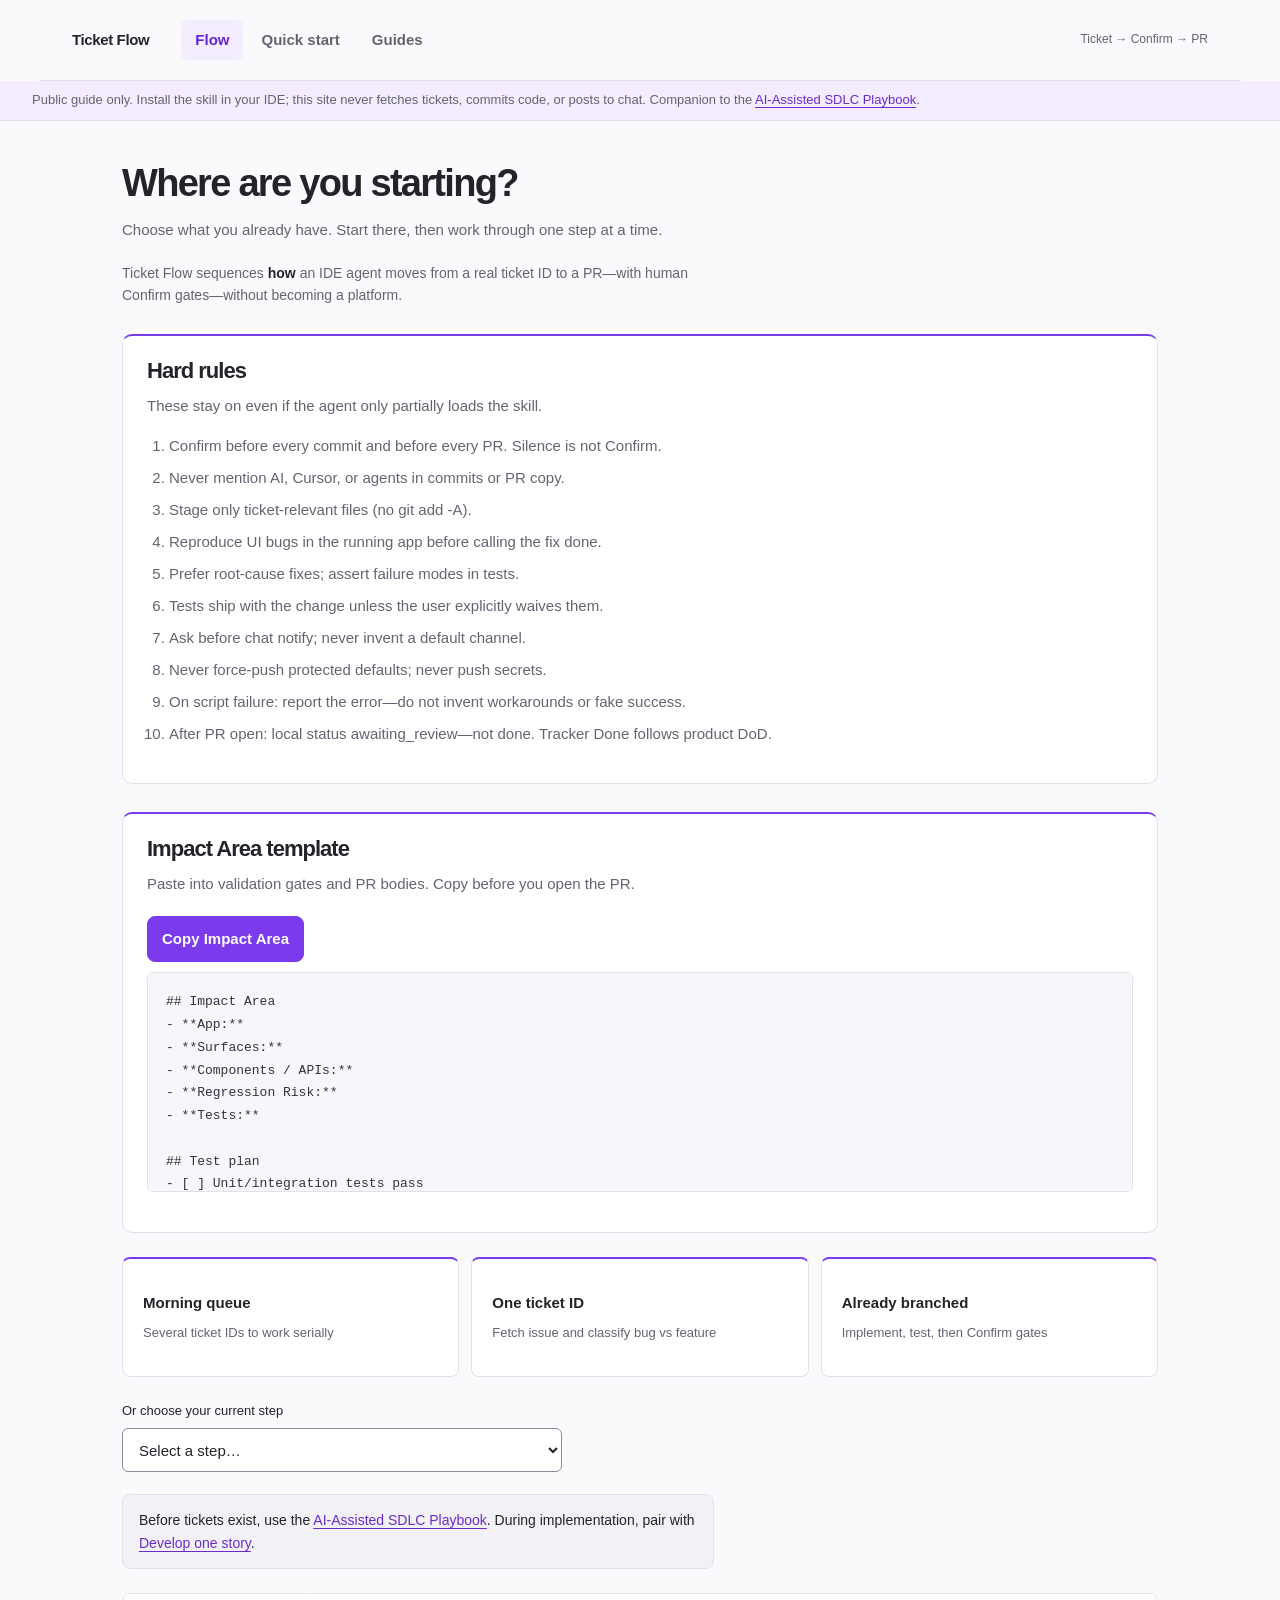
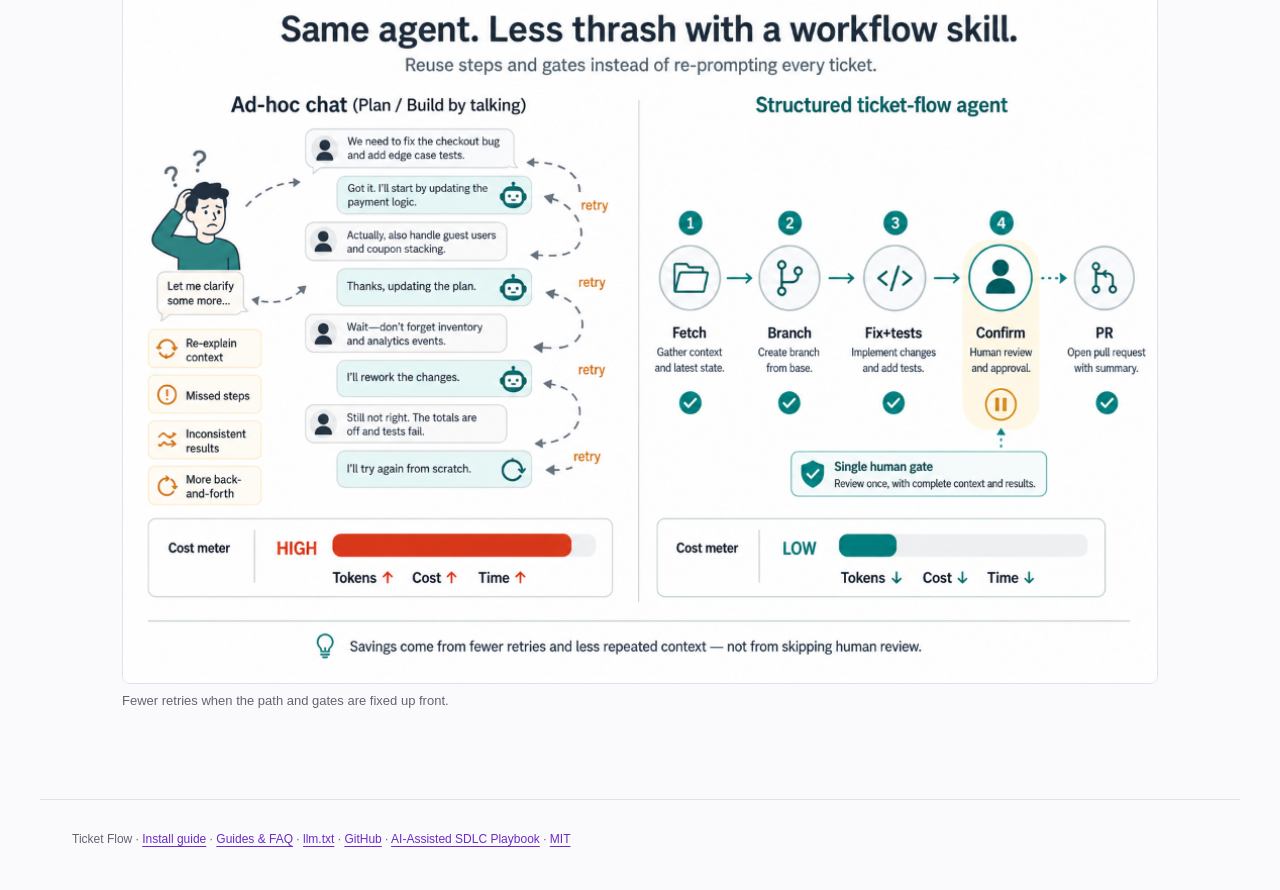
<file: index.html>
<!doctype html>
<html lang="en">
<head>
<meta charset="utf-8">
<meta name="viewport" content="width=device-width,initial-scale=1">
<title>Ticket Flow | Ticket ID → merged change with human gates</title>
<meta name="description" content="Ticket Flow is a free public IDE agent checklist from ticket ID to PR: fetch issue, branch, implement with tests, Confirm before commit and before PR, then ask before chat. Companion to the AI-Assisted SDLC Playbook.">
<meta name="keywords" content="Ticket Flow, Cursor agent workflow, ticket to PR, human confirmation gates, IDE agent checklist, AI-assisted SDLC companion, Impact Area handoff, Confirm before commit">
<meta name="author" content="Ticket Flow contributors">
<meta name="robots" content="index,follow,max-snippet:-1,max-image-preview:large">
<link rel="canonical" href="https://smg99.github.io/ticket-flow/">
<link rel="alternate" type="text/plain" href="https://smg99.github.io/ticket-flow/llm.txt" title="LLM context">
<link rel="alternate" type="text/plain" href="https://smg99.github.io/ticket-flow/llms.txt" title="llms.txt">
<link rel="alternate" type="text/plain" href="https://smg99.github.io/ticket-flow/llms-full.txt" title="llms-full.txt">
<meta property="og:type" content="website">
<meta property="og:site_name" content="Ticket Flow">
<meta property="og:title" content="Ticket Flow | Ticket ID → merged change with human gates">
<meta property="og:description" content="Repeatable IDE agent checklist from ticket ID to PR: Confirm gates, path-scoped staging, tests required, ask before chat.">
<meta property="og:url" content="https://smg99.github.io/ticket-flow/">
<meta property="og:image" content="https://smg99.github.io/ticket-flow/assets/og-cover.png">
<meta property="og:image:width" content="1200">
<meta property="og:image:height" content="630">
<meta name="twitter:card" content="summary_large_image">
<meta name="twitter:title" content="Ticket Flow">
<meta name="twitter:description" content="Ticket ID → branch → implement → tests → Confirm → PR. Companion to the AI-Assisted SDLC Playbook.">
<meta name="twitter:image" content="https://smg99.github.io/ticket-flow/assets/og-cover.png">
<link rel="stylesheet" href="assets/styles.css?v=tf2">
<script type="application/ld+json">
{
  "@context": "https://schema.org",
  "@graph": [
    {
      "@type": "WebSite",
      "@id": "https://smg99.github.io/ticket-flow/#website",
      "name": "Ticket Flow",
      "alternateName": ["Ticket Flow Agent", "ticket-flow"],
      "url": "https://smg99.github.io/ticket-flow/",
      "description": "Free public IDE agent checklist from ticket ID to pull request with human Confirm gates. Companion to the AI-Assisted SDLC Playbook.",
      "inLanguage": "en"
    },
    {
      "@type": "SoftwareApplication",
      "name": "Ticket Flow",
      "applicationCategory": "DeveloperApplication",
      "operatingSystem": "Any",
      "offers": { "@type": "Offer", "price": "0", "priceCurrency": "USD" },
      "url": "https://smg99.github.io/ticket-flow/",
      "description": "Cursor skill, rules, and thin scripts that sequence ticket work with Confirm gates before commit and PR."
    },
    {
      "@type": "HowTo",
      "name": "Run Ticket Flow from ticket ID to PR",
      "description": "Fetch the issue, branch, implement with tests, Confirm before commit and before PR, optionally notify chat.",
      "step": [
        { "@type": "HowToStep", "name": "Queue", "text": "Record the ticket on a local progress board." },
        { "@type": "HowToStep", "name": "Fetch issue", "text": "Load real ticket content from your tracker; never invent descriptions." },
        { "@type": "HowToStep", "name": "Branch", "text": "Create bugfix/ID or feature/ID from latest main." },
        { "@type": "HowToStep", "name": "Implement and test", "text": "Change code with tests; reproduce UI bugs in the app." },
        { "@type": "HowToStep", "name": "Confirm commit", "text": "Present Impact Area; wait for explicit Confirm before commit." },
        { "@type": "HowToStep", "name": "Confirm PR", "text": "Present PR title and body; wait for explicit Confirm before push/PR." },
        { "@type": "HowToStep", "name": "Ask before chat", "text": "Ask Yes/No and channel before any chat notify." }
      ]
    },
    {
      "@type": "FAQPage",
      "mainEntity": [
        {
          "@type": "Question",
          "name": "What is Ticket Flow?",
          "acceptedAnswer": {
            "@type": "Answer",
            "text": "Ticket Flow is a thin orchestration layer—Cursor skill, always-applied rules, and thin script wrappers—that sequences how an IDE agent moves from a real ticket ID to a merged change with human Confirm gates before commit and before pull request. It is not a SaaS product."
          }
        },
        {
          "@type": "Question",
          "name": "How does Ticket Flow relate to the AI-Assisted SDLC Playbook?",
          "acceptedAnswer": {
            "@type": "Answer",
            "text": "The playbook covers vague requirements through release prompts and gates. Ticket Flow starts after a real ticket exists and sequences IDE agent work for Develop one story: fetch, branch, implement, test, Confirm, commit, Confirm, PR, ask before chat."
          }
        },
        {
          "@type": "Question",
          "name": "Does this site run my agent or create PRs?",
          "acceptedAnswer": {
            "@type": "Answer",
            "text": "No. This site only displays guidance and copyable prompts. Install the skill/rules in your workspace and run scripts locally against your repos after explicit human Confirm."
          }
        },
        {
          "@type": "Question",
          "name": "Why are there two Confirm gates?",
          "acceptedAnswer": {
            "@type": "Answer",
            "text": "One gate before commit shows the diff summary and Impact Area. A second gate before push/PR shows the proposed title and body. Silence never counts as Confirm."
          }
        },
        {
          "@type": "Question",
          "name": "What is an Impact Area in Ticket Flow?",
          "acceptedAnswer": {
            "@type": "Answer",
            "text": "Impact Area is a pasteable handoff block listing App, Surfaces, Components or APIs, Regression Risk, and Tests. It appears at validation gates and in pull request descriptions."
          }
        },
        {
          "@type": "Question",
          "name": "Can Ticket Flow invent ticket descriptions if the tracker is not configured?",
          "acceptedAnswer": {
            "@type": "Answer",
            "text": "No. issue-get.sh must exit with an error until wired to your tracker CLI. Agents must not invent ticket content."
          }
        }
      ]
    }
  ]
}
</script>
</head>
<body>
<a class="skip" href="#main">Skip to content</a>
<header>
  <a class="brand" href="#library">Ticket Flow</a>
  <nav aria-label="Main navigation">
    <a href="#library">Flow</a>
    <a href="#start">Quick start</a>
    <a href="#guides">Guides</a>
  </nav>
  <span class="header-note">Ticket → Confirm → PR</span>
</header>
<p class="site-boundary" role="note">
  Public guide only. Install the skill in your IDE; this site never fetches tickets, commits code, or posts to chat.
  Companion to the <a href="https://smg99.github.io/engineering-ai-playbook/">AI-Assisted SDLC Playbook</a>.
</p>
<main id="main">

<section id="start" class="section" aria-labelledby="start-title" hidden>
  <h1 id="start-title">Quick start</h1>
  <p>Thirty minutes to wire Ticket Flow into a team. Prefer the <a href="#library">Flow</a> view once you know the steps.</p>
  <nav id="lesson-nav" aria-label="Setup steps"></nav>
  <p id="lesson-status" class="helper" role="status"></p>

  <article class="lesson-step" id="setup-copy">
    <h3>1. Copy skill and rules</h3>
    <div>
      <p>Copy <code>.cursor/skills/ticket-flow/</code> and <code>.cursor/rules/*.mdc</code> into your product repo’s <code>.cursor/</code> directory (or open this repo as a multi-root workspace).</p>
      <ul>
        <li><strong>Skill</strong> — the checklist the agent follows.</li>
        <li><strong>ticket-flow.mdc</strong> — routes trigger phrases to the skill.</li>
        <li><strong>ticket-handoff.mdc</strong> — Impact Area + tests on handoff/PR.</li>
      </ul>
      <p><strong>Next:</strong> wire the thin script wrappers to your CLIs.</p>
    </div>
  </article>

  <article class="lesson-step" id="setup-scripts" hidden>
    <h3>2. Configure scripts</h3>
    <div>
      <p>Edit wrappers under <code>scripts/</code> so they call your tools. Unconfigured scripts <strong>exit with an error</strong> — they never invent ticket text or claim a chat send succeeded.</p>
      <ul>
        <li><code>issue-get.sh</code> → Jira / Linear / <code>gh issue view</code></li>
        <li><code>git-branch.sh</code>, <code>git-commit.sh</code>, <code>git-push.sh</code>, <code>git-pr.sh</code></li>
        <li><code>notify-chat.sh</code> → webhook or chat CLI (channel required)</li>
      </ul>
      <p><strong>Next:</strong> initialize a private progress board.</p>
    </div>
  </article>

  <article class="lesson-step" id="setup-progress" hidden>
    <h3>3. Progress board</h3>
    <div>
      <p>Copy <code>docs/progress-template.md</code> to <code>.local/progress.md</code> (gitignored). Use it for morning multi-ticket queues.</p>
      <p><strong>Next:</strong> try a phrase that loads the skill.</p>
    </div>
  </article>

  <article class="lesson-step" id="setup-run" hidden>
    <h3>4. Run a ticket</h3>
    <div>
      <p>In Cursor chat, say something like:</p>
      <pre class="prompt">work on ticket PROJ-123</pre>
      <p>or <code>fix bug PROJ-123</code> / <code>process morning queue</code>. Expect Confirm gates before commit and before PR.</p>
      <p>Vague requirements first? Use the <a href="https://smg99.github.io/engineering-ai-playbook/#guide-review-md">playbook review-markdown</a> before tickets exist, then return here for <a href="https://smg99.github.io/engineering-ai-playbook/#stage/develop">Develop one story</a>.</p>
    </div>
  </article>

  <div class="lesson-controls">
    <button type="button" id="previous-step">Previous</button>
    <button type="button" class="primary" id="next-step">Next step</button>
  </div>
</section>

<section id="library" class="section" aria-labelledby="library-title">
  <div class="flow-heading">
    <div>
      <h1 id="library-title" tabindex="-1">Where are you starting?</h1>
      <p id="flow-intro">Choose what you already have. Start there, then work through one step at a time.</p>
      <p class="seo-lead">Ticket Flow sequences <strong>how</strong> an IDE agent moves from a real ticket ID to a PR—with human Confirm gates—without becoming a platform.</p>
    </div>
    <button type="button" id="change-entry" hidden>Change starting point</button>
  </div>

  <div class="review-md-home" id="hard-rules-home">
    <h2>Hard rules</h2>
    <p>These stay on even if the agent only partially loads the skill.</p>
    <ol id="hard-rules-list"></ol>
  </div>

  <div class="review-md-home">
    <h2>Impact Area template</h2>
    <p>Paste into validation gates and PR bodies. Copy before you open the PR.</p>
    <div class="prompt-bar">
      <button type="button" class="copy" data-copy-source="impact-area-text">Copy Impact Area</button>
    </div>
    <pre class="prompt" id="impact-area-text"></pre>
  </div>

  <div id="entry-choices" class="entry-choices">
    <button type="button" data-entry="0"><strong>Morning queue</strong><span>Several ticket IDs to work serially</span></button>
    <button type="button" data-entry="1"><strong>One ticket ID</strong><span>Fetch issue and classify bug vs feature</span></button>
    <button type="button" data-entry="3"><strong>Already branched</strong><span>Implement, test, then Confirm gates</span></button>
  </div>

  <div id="stage-picker">
    <label for="stage-select">Or choose your current step</label>
    <select id="stage-select"><option value="">Select a step…</option></select>
  </div>

  <div id="stage-workspace" class="stage-workspace" hidden>
    <nav id="stage-list" aria-label="Ticket Flow steps"></nav>
    <div id="stage-detail"></div>
  </div>

  <p class="bridge">
    Before tickets exist, use the
    <a href="https://smg99.github.io/engineering-ai-playbook/">AI-Assisted SDLC Playbook</a>.
    During implementation, pair with
    <a href="https://smg99.github.io/engineering-ai-playbook/#stage/develop">Develop one story</a>.
  </p>

  <figure class="flow-boundary">
    <img src="docs/assets/agent-chat-vs-ticket-flow-cost.png" alt="Ad-hoc agent chat versus Ticket Flow cost comparison" width="1200" height="auto" loading="lazy" style="max-width:100%;height:auto;border-radius:8px;border:1px solid var(--line)">
    <figcaption class="helper">Fewer retries when the path and gates are fixed up front.</figcaption>
  </figure>
</section>

<section id="guides" class="section" aria-labelledby="guides-title" hidden>
  <h1 id="guides-title">Guides</h1>
  <p>Team setup, boundaries, and how this fits the SDLC playbook. Markdown sources also live in the repository.</p>

  <details id="guide-install" open>
    <summary>Install into a product repo</summary>
    <div>
      <p>Ticket Flow is meant to be copied or multi-rooted into the apps you change—not run as a SaaS.</p>
      <ol>
        <li>Copy <code>.cursor/skills/</code> and <code>.cursor/rules/</code> into the app (or keep this repo in a multi-root workspace).</li>
        <li>Point or copy <code>scripts/</code> where the agent can execute them; configure tracker and chat CLIs.</li>
        <li>Keep product standards in each app’s own rules; Ticket Flow only sequences ticket → PR.</li>
      </ol>
      <p>Source repo: <a href="https://github.com/smg99/ticket-flow">github.com/smg99/ticket-flow</a></p>
    </div>
  </details>

  <details id="guide-playbook">
    <summary>Companion to the AI-Assisted SDLC Playbook</summary>
    <div>
      <p>The playbook owns stage prompts from vague requirements through release. Ticket Flow owns the IDE checklist once a <strong>real ticket ID</strong> exists.</p>
      <ul>
        <li><a href="https://smg99.github.io/engineering-ai-playbook/#guide-review-md">Review markdown before tickets</a></li>
        <li><a href="https://smg99.github.io/engineering-ai-playbook/#stage/develop">Develop one story</a> — use Ticket Flow phrases here</li>
      </ul>
    </div>
  </details>

  <details id="guide-scripts">
    <summary>Script wrappers and failures</summary>
    <div>
      <p>Wrappers forward to existing CLIs. They must not reimplement tracker or chat business logic.</p>
      <ul>
        <li>Unconfigured <code>issue-get.sh</code> / <code>notify-chat.sh</code> exit non-zero with instructions.</li>
        <li><code>git-branch.sh</code> refuses a dirty tree and reuses an existing ticket branch if present.</li>
        <li><code>git-push.sh</code> blocks direct push to <code>main</code>/<code>master</code>.</li>
        <li><code>git-pr.sh</code> seeds an Impact Area body (or accepts a body file).</li>
      </ul>
      <p>On failure: report the error envelope, offer recovery, do not invent success.</p>
    </div>
  </details>

  <details id="guide-security">
    <summary>What not to put in this repo</summary>
    <div>
      <p>This repository and site are public. Keep real tickets, code, credentials, and proprietary designs in approved private systems. Use synthetic examples only.</p>
    </div>
  </details>

  <div id="glossary">
    <h2>Glossary</h2>
    <dl class="glossary" id="glossary-dl"></dl>
  </div>

  <div id="faq">
    <h2>FAQ</h2>
    <details>
      <summary>What is Ticket Flow?</summary>
      <div><p>A thin orchestration layer—Cursor skill, always-applied rules, and thin script wrappers—that sequences ticket ID → merged change with human Confirm gates before commit and before PR. Not a SaaS product or ticket platform.</p></div>
    </details>
    <details>
      <summary>How does it relate to the AI-Assisted SDLC Playbook?</summary>
      <div><p>The playbook owns stage prompts from vague requirements through release. Ticket Flow owns the IDE checklist once a <strong>real ticket ID</strong> exists—especially during <a href="https://smg99.github.io/engineering-ai-playbook/#stage/develop">Develop one story</a>.</p></div>
    </details>
    <details>
      <summary>Does this site create PRs?</summary>
      <div><p>No. It only displays guidance and copyable prompts. PRs happen in your local clone via configured scripts and your code host after explicit Confirm.</p></div>
    </details>
    <details>
      <summary>Why two Confirm gates?</summary>
      <div><p>One before commit (diff + Impact Area) and one before push/PR (title + body). Silence never counts as Confirm.</p></div>
    </details>
    <details>
      <summary>What is an Impact Area?</summary>
      <div><p>A pasteable handoff block: App, Surfaces, Components/APIs, Regression Risk, and Tests—used at validation and in PR descriptions.</p></div>
    </details>
    <details>
      <summary>What if issue-get is not configured?</summary>
      <div><p>The script must fail with setup instructions. Do not invent ticket descriptions; wire your tracker CLI and re-run.</p></div>
    </details>
    <p class="helper">Also available as a crawlable page: <a href="guides/">guides/</a> · Agents: <a href="llm.txt">llm.txt</a> · <a href="llms-full.txt">llms-full.txt</a></p>
  </div>
</section>

</main>
<p id="copy-status" class="sr-only" role="status" aria-live="polite"></p>
<footer>
  <p>
    Ticket Flow ·
    <a href="start/">Install guide</a> ·
    <a href="guides/">Guides &amp; FAQ</a> ·
    <a href="llm.txt">llm.txt</a> ·
    <a href="https://github.com/smg99/ticket-flow">GitHub</a> ·
    <a href="https://smg99.github.io/engineering-ai-playbook/">AI-Assisted SDLC Playbook</a> ·
    <a href="LICENSE">MIT</a>
  </p>
</footer>
<script src="assets/flow-data.js?v=tf2"></script>
<script src="assets/app.js?v=tf2"></script>
</body>
</html>
</file>
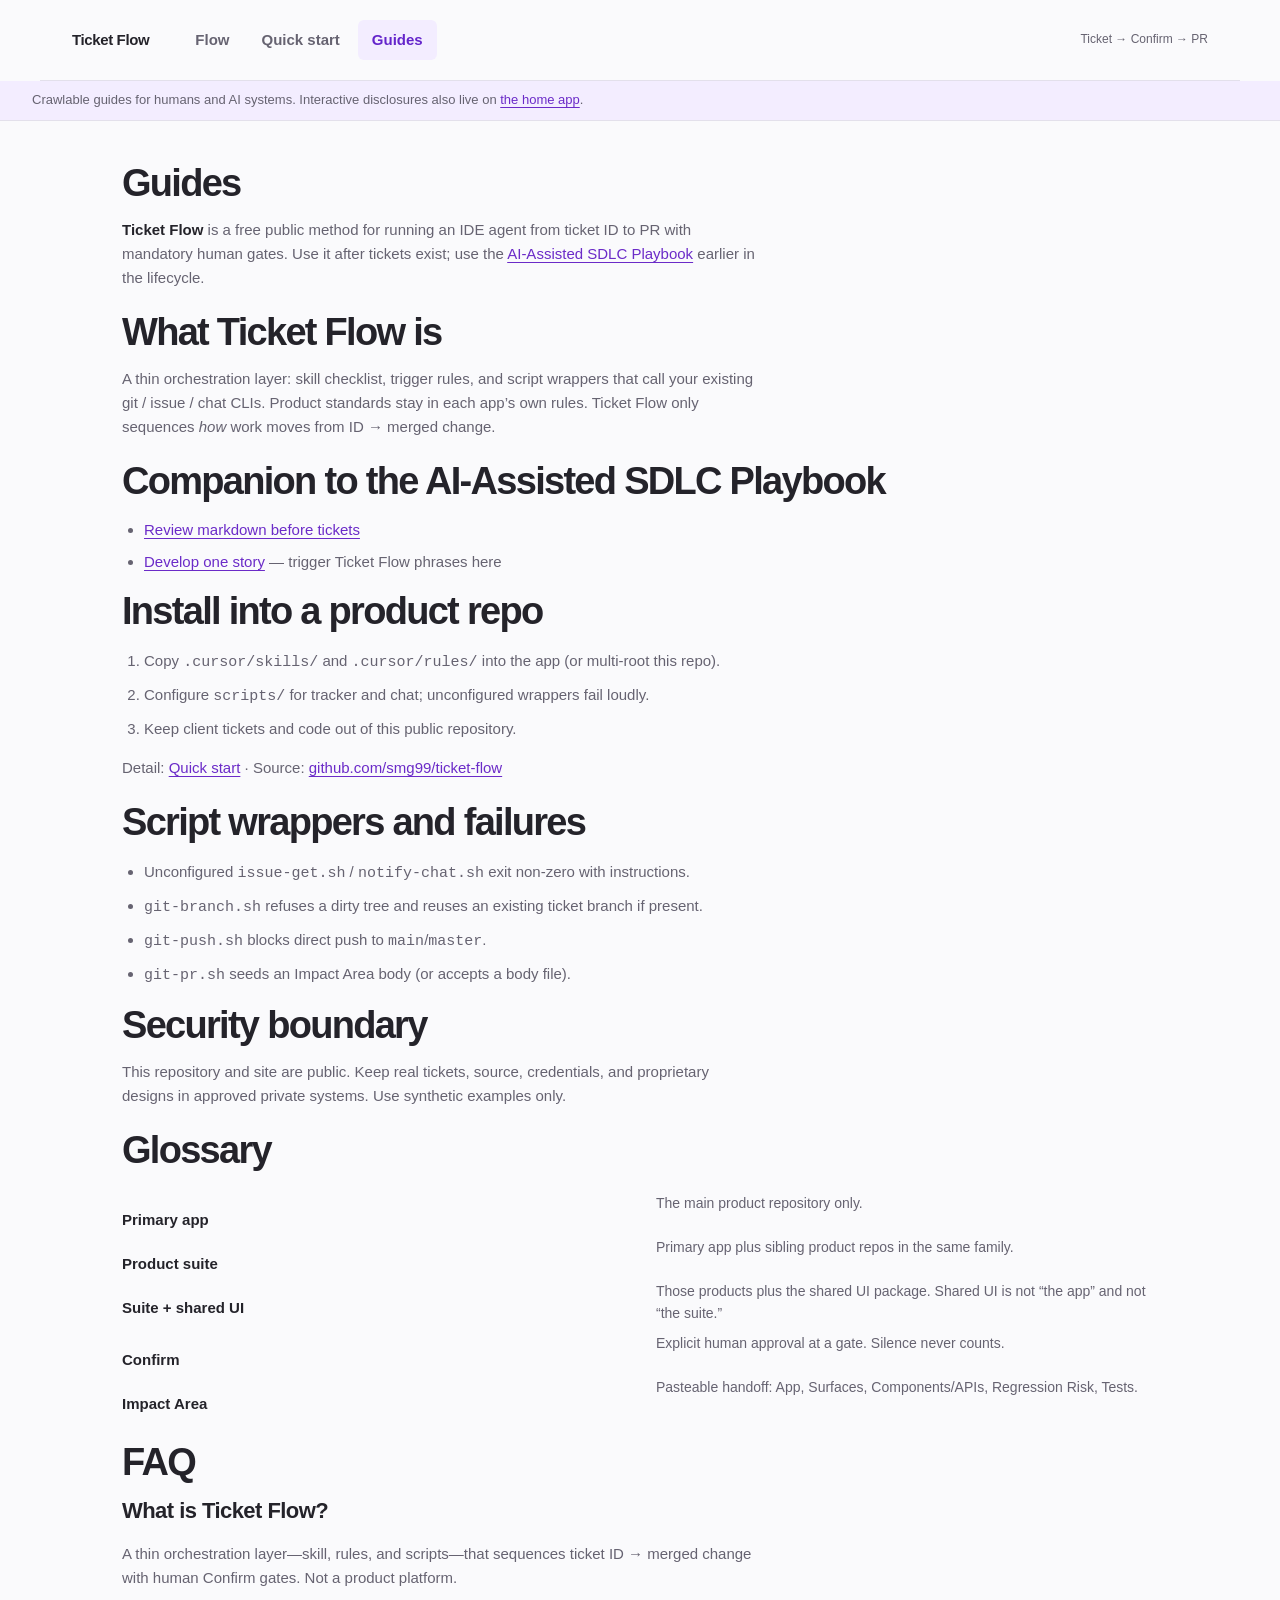
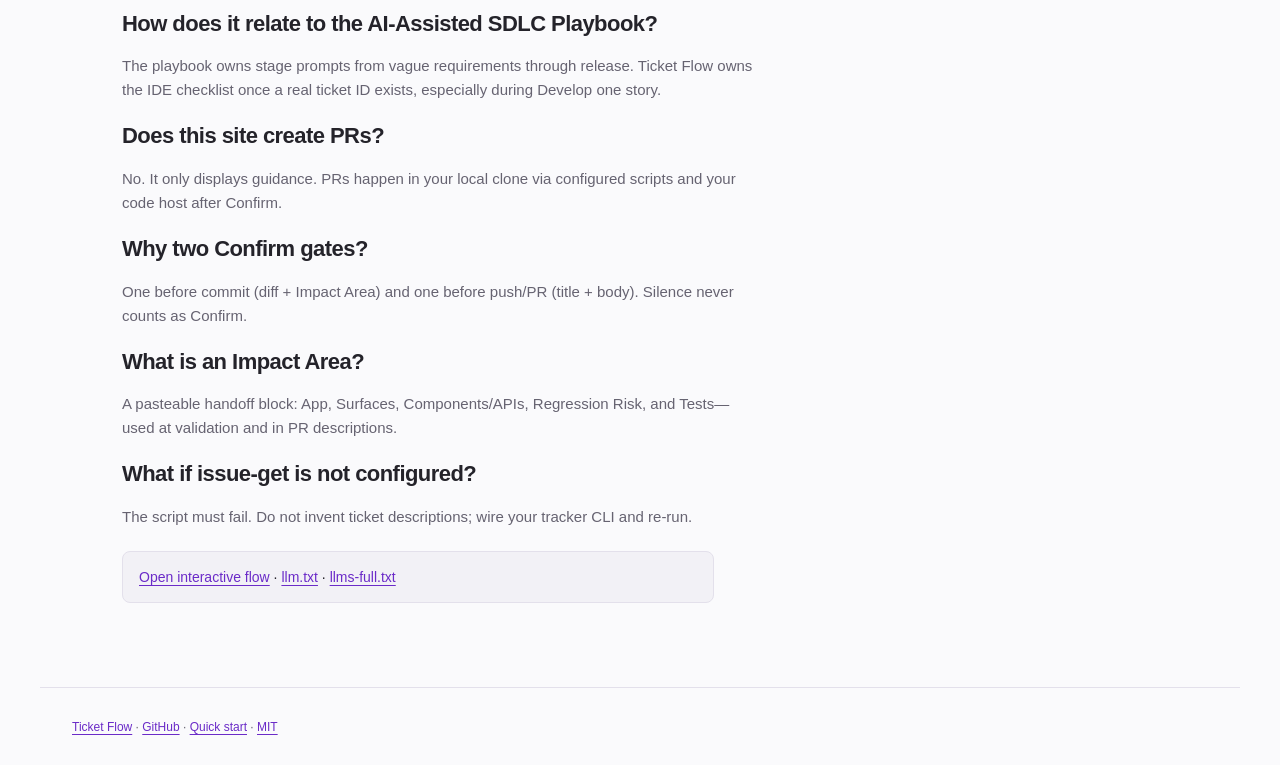
<file: guides/index.html>
<!doctype html>
<html lang="en">
<head>
<meta charset="utf-8">
<meta name="viewport" content="width=device-width,initial-scale=1">
<title>Guides &amp; FAQ | Ticket Flow</title>
<meta name="description" content="Ticket Flow guides: what it is, how it pairs with the AI-Assisted SDLC Playbook, script failure rules, Impact Area, Confirm gates, and FAQ for Cursor agent ticket-to-PR workflows.">
<meta name="robots" content="index,follow,max-snippet:-1,max-image-preview:large">
<link rel="canonical" href="https://smg99.github.io/ticket-flow/guides/">
<link rel="alternate" type="text/plain" href="https://smg99.github.io/ticket-flow/llms.txt" title="llms.txt">
<meta property="og:type" content="article">
<meta property="og:title" content="Guides &amp; FAQ | Ticket Flow">
<meta property="og:description" content="Definitions, playbook bridge, scripts, security boundaries, and FAQ for Ticket Flow.">
<meta property="og:url" content="https://smg99.github.io/ticket-flow/guides/">
<meta property="og:image" content="https://smg99.github.io/ticket-flow/assets/og-cover.png">
<link rel="stylesheet" href="../assets/styles.css?v=tf2">
<script type="application/ld+json">
{
  "@context": "https://schema.org",
  "@type": "FAQPage",
  "mainEntity": [
    {
      "@type": "Question",
      "name": "What is Ticket Flow?",
      "acceptedAnswer": {
        "@type": "Answer",
        "text": "Ticket Flow is a thin orchestration layer—Cursor skill, always-applied rules, and thin script wrappers—that sequences how an IDE agent moves from a real ticket ID to a merged change with human Confirm gates before commit and before pull request. It is not a SaaS product and does not replace your tracker or code host."
      }
    },
    {
      "@type": "Question",
      "name": "How does Ticket Flow relate to the AI-Assisted SDLC Playbook?",
      "acceptedAnswer": {
        "@type": "Answer",
        "text": "The AI-Assisted SDLC Playbook covers vague requirements through release with stage prompts and gates. Ticket Flow starts after a real ticket exists and sequences IDE agent work during Develop one story: fetch, branch, implement, test, Confirm, commit, Confirm, PR, ask before chat."
      }
    },
    {
      "@type": "Question",
      "name": "Does the Ticket Flow website create pull requests?",
      "acceptedAnswer": {
        "@type": "Answer",
        "text": "No. The public site only displays guidance and copyable prompts. Pull requests are created in your local clone via configured scripts and your code host after explicit human Confirm."
      }
    },
    {
      "@type": "Question",
      "name": "Why are there two Confirm gates?",
      "acceptedAnswer": {
        "@type": "Answer",
        "text": "One gate before commit shows the diff summary and Impact Area. A second gate before push/PR shows the proposed title and body. Silence never counts as Confirm."
      }
    },
    {
      "@type": "Question",
      "name": "What is an Impact Area in Ticket Flow?",
      "acceptedAnswer": {
        "@type": "Answer",
        "text": "Impact Area is a pasteable handoff block listing App, Surfaces, Components or APIs, Regression Risk, and Tests. It appears at validation gates and in pull request descriptions."
      }
    },
    {
      "@type": "Question",
      "name": "Can Ticket Flow invent ticket descriptions if the tracker is not configured?",
      "acceptedAnswer": {
        "@type": "Answer",
        "text": "No. issue-get.sh must exit with an error until wired to your tracker CLI. Agents must not invent ticket content."
      }
    }
  ]
}
</script>
</head>
<body>
<a class="skip" href="#main">Skip to content</a>
<header>
  <a class="brand" href="../">Ticket Flow</a>
  <nav aria-label="Main navigation">
    <a href="../">Flow</a>
    <a href="../start/">Quick start</a>
    <a href="./" aria-current="page">Guides</a>
  </nav>
  <span class="header-note">Ticket → Confirm → PR</span>
</header>
<p class="site-boundary" role="note">
  Crawlable guides for humans and AI systems. Interactive disclosures also live on
  <a href="../#guides">the home app</a>.
</p>
<main id="main">
<section class="section" aria-labelledby="title">
  <h1 id="title">Guides</h1>
  <p><strong>Ticket Flow</strong> is a free public method for running an IDE agent from ticket ID to PR with mandatory human gates. Use it after tickets exist; use the <a href="https://smg99.github.io/engineering-ai-playbook/">AI-Assisted SDLC Playbook</a> earlier in the lifecycle.</p>

  <h2>What Ticket Flow is</h2>
  <p>A thin orchestration layer: skill checklist, trigger rules, and script wrappers that call your existing git / issue / chat CLIs. Product standards stay in each app’s own rules. Ticket Flow only sequences <em>how</em> work moves from ID → merged change.</p>

  <h2>Companion to the AI-Assisted SDLC Playbook</h2>
  <ul>
    <li><a href="https://smg99.github.io/engineering-ai-playbook/#guide-review-md">Review markdown before tickets</a></li>
    <li><a href="https://smg99.github.io/engineering-ai-playbook/#stage/develop">Develop one story</a> — trigger Ticket Flow phrases here</li>
  </ul>

  <h2>Install into a product repo</h2>
  <ol>
    <li>Copy <code>.cursor/skills/</code> and <code>.cursor/rules/</code> into the app (or multi-root this repo).</li>
    <li>Configure <code>scripts/</code> for tracker and chat; unconfigured wrappers fail loudly.</li>
    <li>Keep client tickets and code out of this public repository.</li>
  </ol>
  <p>Detail: <a href="../start/">Quick start</a> · Source: <a href="https://github.com/smg99/ticket-flow">github.com/smg99/ticket-flow</a></p>

  <h2>Script wrappers and failures</h2>
  <ul>
    <li>Unconfigured <code>issue-get.sh</code> / <code>notify-chat.sh</code> exit non-zero with instructions.</li>
    <li><code>git-branch.sh</code> refuses a dirty tree and reuses an existing ticket branch if present.</li>
    <li><code>git-push.sh</code> blocks direct push to <code>main</code>/<code>master</code>.</li>
    <li><code>git-pr.sh</code> seeds an Impact Area body (or accepts a body file).</li>
  </ul>

  <h2>Security boundary</h2>
  <p>This repository and site are public. Keep real tickets, source, credentials, and proprietary designs in approved private systems. Use synthetic examples only.</p>

  <h2>Glossary</h2>
  <dl class="glossary">
    <dt>Primary app</dt><dd>The main product repository only.</dd>
    <dt>Product suite</dt><dd>Primary app plus sibling product repos in the same family.</dd>
    <dt>Suite + shared UI</dt><dd>Those products plus the shared UI package. Shared UI is not “the app” and not “the suite.”</dd>
    <dt>Confirm</dt><dd>Explicit human approval at a gate. Silence never counts.</dd>
    <dt>Impact Area</dt><dd>Pasteable handoff: App, Surfaces, Components/APIs, Regression Risk, Tests.</dd>
  </dl>

  <h2 id="faq">FAQ</h2>
  <h3>What is Ticket Flow?</h3>
  <p>A thin orchestration layer—skill, rules, and scripts—that sequences ticket ID → merged change with human Confirm gates. Not a product platform.</p>
  <h3>How does it relate to the AI-Assisted SDLC Playbook?</h3>
  <p>The playbook owns stage prompts from vague requirements through release. Ticket Flow owns the IDE checklist once a real ticket ID exists, especially during Develop one story.</p>
  <h3>Does this site create PRs?</h3>
  <p>No. It only displays guidance. PRs happen in your local clone via configured scripts and your code host after Confirm.</p>
  <h3>Why two Confirm gates?</h3>
  <p>One before commit (diff + Impact Area) and one before push/PR (title + body). Silence never counts as Confirm.</p>
  <h3>What is an Impact Area?</h3>
  <p>A pasteable handoff block: App, Surfaces, Components/APIs, Regression Risk, and Tests—used at validation and in PR descriptions.</p>
  <h3>What if issue-get is not configured?</h3>
  <p>The script must fail. Do not invent ticket descriptions; wire your tracker CLI and re-run.</p>

  <p class="bridge"><a href="../#library">Open interactive flow</a> · <a href="../llm.txt">llm.txt</a> · <a href="../llms-full.txt">llms-full.txt</a></p>
</section>
</main>
<footer>
  <p>
    <a href="../">Ticket Flow</a> ·
    <a href="https://github.com/smg99/ticket-flow">GitHub</a> ·
    <a href="../start/">Quick start</a> ·
    <a href="../LICENSE">MIT</a>
  </p>
</footer>
</body>
</html>
</file>
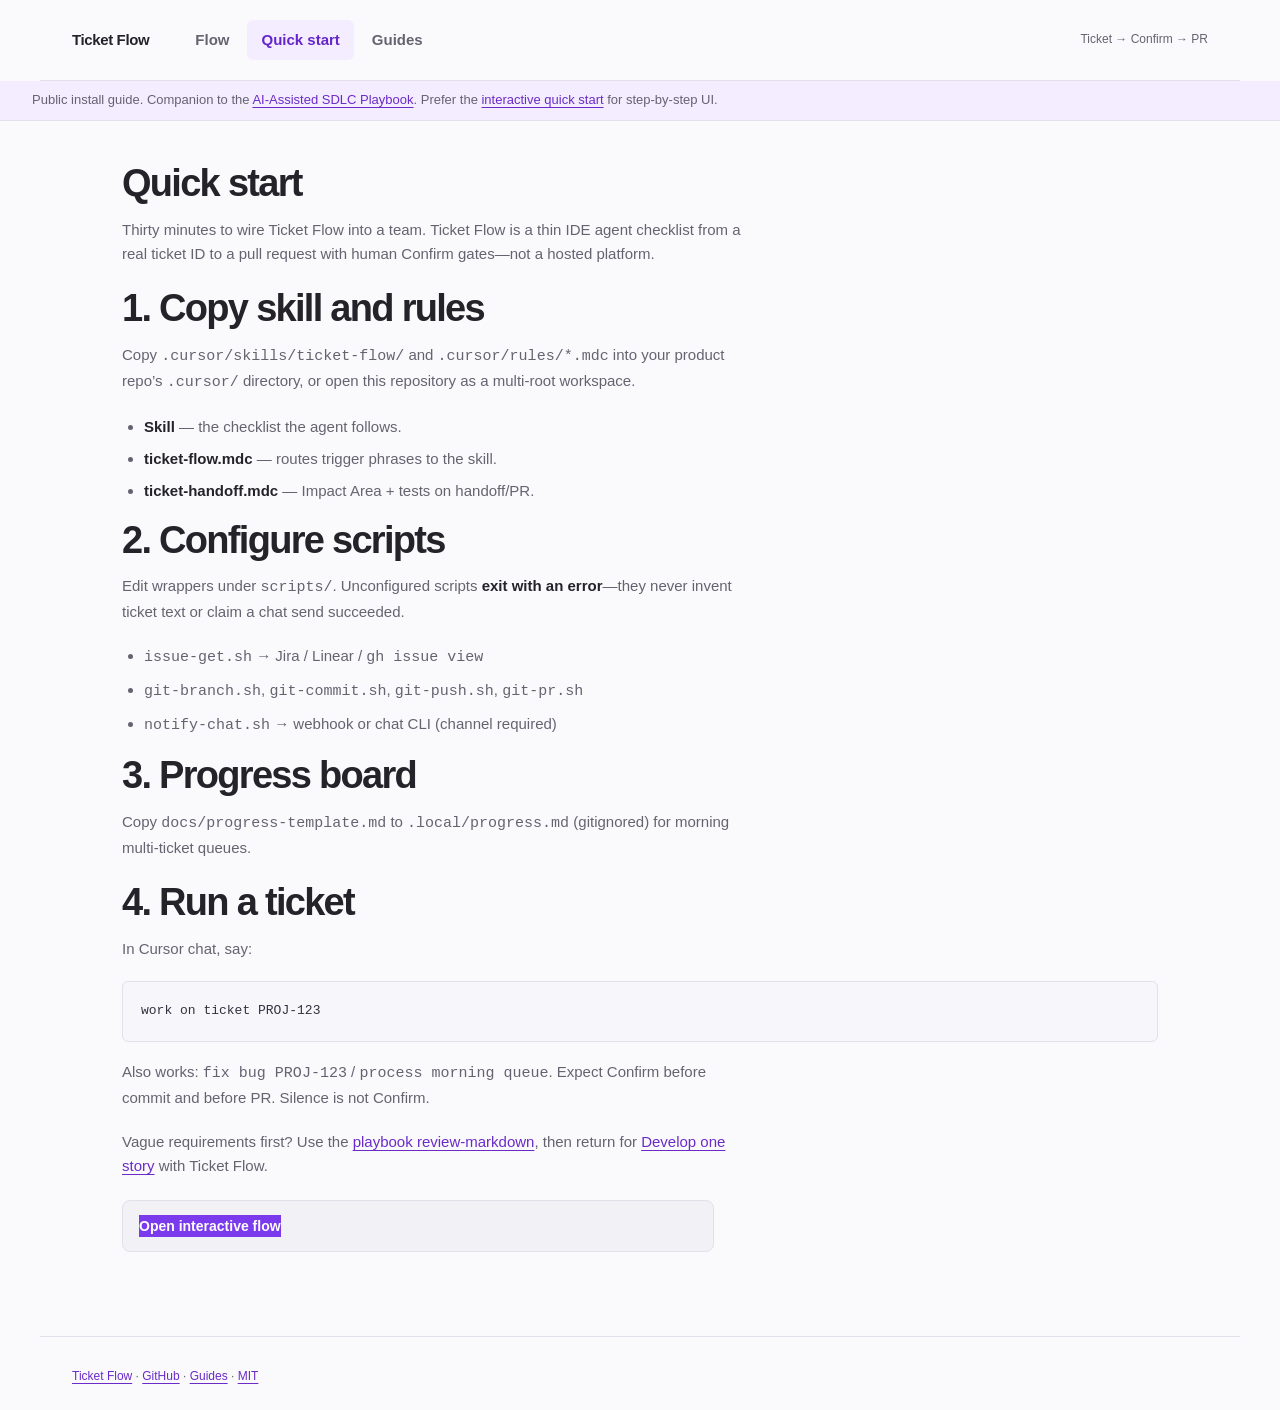
<file: start/index.html>
<!doctype html>
<html lang="en">
<head>
<meta charset="utf-8">
<meta name="viewport" content="width=device-width,initial-scale=1">
<title>Quick start | Ticket Flow</title>
<meta name="description" content="Install Ticket Flow in 30 minutes: copy Cursor skill and rules, configure script wrappers, create a local progress board, then run work on ticket PROJ-123.">
<meta name="robots" content="index,follow,max-snippet:-1,max-image-preview:large">
<link rel="canonical" href="https://smg99.github.io/ticket-flow/start/">
<link rel="alternate" type="text/plain" href="https://smg99.github.io/ticket-flow/llms.txt" title="llms.txt">
<meta property="og:type" content="article">
<meta property="og:title" content="Quick start | Ticket Flow">
<meta property="og:description" content="Copy skill and rules, wire scripts, initialize progress.md, then trigger the agent with a ticket ID.">
<meta property="og:url" content="https://smg99.github.io/ticket-flow/start/">
<meta property="og:image" content="https://smg99.github.io/ticket-flow/assets/og-cover.png">
<link rel="stylesheet" href="../assets/styles.css?v=tf2">
<script type="application/ld+json">
{
  "@context": "https://schema.org",
  "@type": "HowTo",
  "name": "Install Ticket Flow",
  "description": "Wire the Ticket Flow skill, rules, and scripts into a product repository.",
  "step": [
    {"@type": "HowToStep", "name": "Copy skill and rules", "text": "Copy .cursor/skills/ticket-flow/ and .cursor/rules/*.mdc into the product repo."},
    {"@type": "HowToStep", "name": "Configure scripts", "text": "Edit scripts/ so issue-get and notify-chat call your CLIs; unconfigured scripts must exit with an error."},
    {"@type": "HowToStep", "name": "Progress board", "text": "Copy docs/progress-template.md to .local/progress.md."},
    {"@type": "HowToStep", "name": "Run a ticket", "text": "In chat say work on ticket PROJ-123 and expect Confirm gates before commit and PR."}
  ]
}
</script>
</head>
<body>
<a class="skip" href="#main">Skip to content</a>
<header>
  <a class="brand" href="../">Ticket Flow</a>
  <nav aria-label="Main navigation">
    <a href="../">Flow</a>
    <a href="./" aria-current="page">Quick start</a>
    <a href="../guides/">Guides</a>
  </nav>
  <span class="header-note">Ticket → Confirm → PR</span>
</header>
<p class="site-boundary" role="note">
  Public install guide. Companion to the
  <a href="https://smg99.github.io/engineering-ai-playbook/">AI-Assisted SDLC Playbook</a>.
  Prefer the <a href="../#start">interactive quick start</a> for step-by-step UI.
</p>
<main id="main">
<section class="section" aria-labelledby="title">
  <h1 id="title">Quick start</h1>
  <p>Thirty minutes to wire Ticket Flow into a team. Ticket Flow is a thin IDE agent checklist from a real ticket ID to a pull request with human Confirm gates—not a hosted platform.</p>

  <h2>1. Copy skill and rules</h2>
  <p>Copy <code>.cursor/skills/ticket-flow/</code> and <code>.cursor/rules/*.mdc</code> into your product repo’s <code>.cursor/</code> directory, or open this repository as a multi-root workspace.</p>
  <ul>
    <li><strong>Skill</strong> — the checklist the agent follows.</li>
    <li><strong>ticket-flow.mdc</strong> — routes trigger phrases to the skill.</li>
    <li><strong>ticket-handoff.mdc</strong> — Impact Area + tests on handoff/PR.</li>
  </ul>

  <h2>2. Configure scripts</h2>
  <p>Edit wrappers under <code>scripts/</code>. Unconfigured scripts <strong>exit with an error</strong>—they never invent ticket text or claim a chat send succeeded.</p>
  <ul>
    <li><code>issue-get.sh</code> → Jira / Linear / <code>gh issue view</code></li>
    <li><code>git-branch.sh</code>, <code>git-commit.sh</code>, <code>git-push.sh</code>, <code>git-pr.sh</code></li>
    <li><code>notify-chat.sh</code> → webhook or chat CLI (channel required)</li>
  </ul>

  <h2>3. Progress board</h2>
  <p>Copy <code>docs/progress-template.md</code> to <code>.local/progress.md</code> (gitignored) for morning multi-ticket queues.</p>

  <h2>4. Run a ticket</h2>
  <p>In Cursor chat, say:</p>
  <pre class="prompt">work on ticket PROJ-123</pre>
  <p>Also works: <code>fix bug PROJ-123</code> / <code>process morning queue</code>. Expect Confirm before commit and before PR. Silence is not Confirm.</p>
  <p>Vague requirements first? Use the <a href="https://smg99.github.io/engineering-ai-playbook/#guide-review-md">playbook review-markdown</a>, then return for <a href="https://smg99.github.io/engineering-ai-playbook/#stage/develop">Develop one story</a> with Ticket Flow.</p>

  <p class="bridge"><a class="primary" href="../#library" style="text-decoration:none;display:inline-block">Open interactive flow</a></p>
</section>
</main>
<footer>
  <p>
    <a href="../">Ticket Flow</a> ·
    <a href="https://github.com/smg99/ticket-flow">GitHub</a> ·
    <a href="../guides/">Guides</a> ·
    <a href="../LICENSE">MIT</a>
  </p>
</footer>
</body>
</html>
</file>
<file: assets/styles.css>
/* Inspired by the supplied DesignSystems.one light preview; no external runtime. */
:root{color-scheme:light;--bg:#fafafc;--surface:#fff;--subtle:#f2f1f6;--text:#24232a;--muted:#666371;--line:#e3e0eb;--brand:#7c3aed;--brand-hover:#6425cb;--tint:#f3edff;--radius:8px;font:15px/1.6 -apple-system,BlinkMacSystemFont,"Segoe UI",sans-serif;background:var(--bg);color:var(--text)}*{box-sizing:border-box}body{margin:0}a{color:#6b2bc8;text-underline-offset:3px}a:hover{color:#4e1f94}button,input,textarea{font:inherit}button,a,input,textarea,summary{-webkit-tap-highlight-color:transparent}button,a{touch-action:manipulation}button{border:1px solid var(--line);background:var(--surface);color:var(--text);padding:10px 14px;border-radius:var(--radius);cursor:pointer;min-height:44px}button:hover{background:var(--subtle);border-color:#c2bacc}button:active,.primary:active{transform:translateY(1px)}button:disabled{opacity:.45;cursor:default}button,a,summary{transition:background-color .16s,border-color .16s,color .16s,transform .16s}button:focus-visible,a:focus-visible,summary:focus-visible,input:focus-visible,textarea:focus-visible{outline:3px solid #9e79eb;outline-offset:3px}.primary,.copy{background:var(--brand);border-color:var(--brand);color:white;font-weight:600}.primary:hover,.copy:hover{background:var(--brand-hover);border-color:var(--brand-hover);color:white}.site-boundary{margin:0;padding:10px 32px;background:var(--tint);border-bottom:1px solid var(--line);color:var(--muted);font-size:13px;line-height:1.45;max-width:none}.site-boundary strong{color:var(--text)}.bridge{margin-top:22px;padding:14px 16px;border:1px solid var(--line);border-radius:var(--radius);background:var(--subtle);font-size:14px;color:var(--text);max-width:76ch}html{scroll-padding-top:24px}
header{display:flex;gap:32px;align-items:center;max-width:1200px;margin:auto;padding:20px 32px;border-bottom:1px solid var(--line)}.brand{color:var(--text);font-weight:650;letter-spacing:-.025em;text-decoration:none}header nav{display:flex;gap:4px}header nav a{text-decoration:none;color:var(--muted);padding:8px 14px;border-radius:6px;font-weight:550}header nav a[aria-current=page]{background:var(--tint);color:#6425cb}.header-note{margin-left:auto;font-size:12px;color:var(--muted)}main{max-width:1100px;margin:auto;padding:40px 32px 64px;min-height:75dvh}.section{scroll-margin-top:24px}h1,h2{font-size:clamp(28px,4vw,38px);line-height:1.18;letter-spacing:-.045em;font-weight:650;margin:0 0 12px}h3{font-size:22px;line-height:1.3;letter-spacing:-.025em;font-weight:630;margin:0 0 16px}p{color:var(--muted);margin:10px 0 20px;max-width:76ch}strong{font-weight:600;color:var(--text)}small,.helper{color:var(--muted);font-size:13px}.notice{border-left:2px solid var(--brand);background:var(--tint);padding:12px 16px;font-size:14px}.toolbar{display:flex;gap:4px;flex-wrap:wrap;margin:16px 0 10px}.toolbar button{padding:6px 13px;min-height:40px;background:transparent;border-color:transparent;color:var(--muted)}.toolbar button[aria-pressed=true]{background:var(--text);color:#fff}.toolbar button:hover{background:var(--subtle);color:var(--text)}label[for=search]{display:block;margin:24px 0 6px;font-size:13px;font-weight:600}input[type=search]{width:100%;max-width:440px;min-height:44px;background:var(--surface);border:1px solid #908799;border-radius:var(--radius);padding:10px 14px;color:var(--text)}input::placeholder{color:#77717f}.prompt-workspace{display:grid;grid-template-columns:minmax(220px,280px) minmax(0,1fr);gap:28px;align-items:start}#prompt-list{display:grid;gap:4px}#prompt-list button{display:block;width:100%;text-align:left;border-color:transparent;background:transparent;padding:13px 16px;min-height:64px;border-left:2px solid transparent;border-radius:0 6px 6px 0}#prompt-list button span{display:block;color:var(--muted);font-size:12px;margin-bottom:2px}#prompt-list button[aria-pressed=true]{background:var(--tint);border-left-color:var(--brand);color:#5d25ad;font-weight:600}#prompt-list button:hover{background:var(--subtle)}#prompt-detail{background:var(--surface);border:1px solid var(--line);border-radius:10px;padding:26px;box-shadow:0 2px 4px #24232a04;min-width:0}.detail-heading{display:flex;align-items:start;justify-content:space-between;gap:12px}.tag{font-size:12px;color:#6b2bc8;font-weight:600;margin:0 0 6px;display:block}.token-count{color:var(--muted);font-size:12px;white-space:nowrap;padding-top:4px}.prompt{white-space:pre-wrap;overflow-wrap:anywhere;background:#f7f6fa;border:1px solid var(--line);border-radius:6px;padding:18px;font:13px/1.75 ui-monospace,SFMono-Regular,Consolas,monospace;color:#35313f;width:100%;margin:18px 0}.next{margin:20px 0 12px;border-top:1px solid var(--line);padding-top:18px;font-size:14px}.next-action{border:0;padding:4px 0;color:#6b2bc8;background:transparent;min-height:36px}.next-action:hover{background:transparent;color:#4e1f94}.prompt-inputs{font-size:14px;margin-top:18px}details{border-bottom:1px solid var(--line);padding:0;margin:0;scroll-margin-top:24px}summary{cursor:pointer;padding:20px 0;font-weight:600;list-style-position:outside;margin-left:18px}details[open]>summary{color:#6b2bc8}details>div{padding:0 18px 20px;max-width:850px}details h3{font-size:17px;margin:22px 0 8px}details p,details li{font-size:14px}li{color:var(--muted);margin:8px 0;max-width:75ch}ol,ul{padding-left:22px}#lesson-nav{display:flex;gap:6px;flex-wrap:wrap;margin-top:24px}#lesson-nav button{min-width:44px;font-variant-numeric:tabular-nums}#lesson-nav button[aria-current=step]{background:var(--brand);border-color:var(--brand);color:white}.lesson-step{max-width:850px;padding:26px;border:1px solid var(--line);border-radius:10px;background:var(--surface)}.lesson-step p,.lesson-step li{font-size:14px}.lesson-step h3{font-size:22px}.lesson-controls{display:flex;gap:10px;justify-content:space-between;max-width:850px;margin-top:20px}.example-label{color:#6b2bc8;font-size:12px;font-weight:600}.checklist{display:grid;gap:14px;margin:22px 0}.checklist label{display:flex;align-items:start;gap:12px;cursor:pointer;color:var(--muted);font-size:14px}.checklist input{width:19px;height:19px;accent-color:var(--brand);margin-top:3px;flex-shrink:0}.glossary{display:grid;grid-template-columns:1fr 1fr;gap:0 32px}.glossary dt{font-weight:600;margin-top:20px}.glossary dd{color:var(--muted);font-size:14px;margin:4px 0}#glossary{margin-top:32px}#glossary h2{font-size:24px}.sr-only{position:absolute;width:1px;height:1px;padding:0;margin:-1px;overflow:hidden;clip:rect(0,0,0,0);white-space:nowrap;border:0}.skip{position:absolute;left:20px;top:-100px;background:var(--surface);padding:10px;z-index:2}.skip:focus{top:8px}footer{max-width:1200px;margin:auto;border-top:1px solid var(--line);padding:20px 32px;color:var(--muted);font-size:12px}textarea{width:100%;background:var(--surface);color:var(--text);border:1px solid var(--line);border-radius:6px;padding:12px}code{overflow-wrap:anywhere}[hidden]{display:none!important}.view-enter{animation:enter .18s ease-out}@keyframes enter{from{opacity:.85;transform:translateY(2px)}to{opacity:1;transform:translateY(0)}}@media(prefers-reduced-motion:reduce){*,*::before,*::after{animation:none!important;transition:none!important;scroll-behavior:auto!important}}@media(max-width:700px){.site-boundary{padding:10px 20px}header{padding:16px 20px;gap:12px;flex-wrap:wrap}.header-note{display:none}header nav{width:100%;gap:4px}header nav a{flex:1;text-align:center}main{padding:28px 20px 40px}.prompt-workspace{grid-template-columns:1fr;gap:16px}#prompt-list{display:flex;overflow-x:auto;gap:6px;padding-bottom:8px}#prompt-list button{width:auto;flex:0 0 auto;min-height:44px;border:1px solid var(--line);border-radius:6px;padding:8px 12px}#prompt-list button span{display:none}#prompt-list button[aria-pressed=true]{border-color:var(--brand)}#prompt-detail,.lesson-step{padding:20px}.detail-heading{flex-wrap:wrap;gap:0}.token-count{padding:0}.glossary{grid-template-columns:1fr}footer{padding:20px}.prompt{padding:14px}}
/* SDLC flow: entry points and a selected stage; navigation never asserts completion. */
.flow-heading{display:flex;justify-content:space-between;align-items:start;gap:20px}.flow-heading>div{min-width:0}.flow-heading>button{white-space:nowrap}.seo-lead{margin:8px 0 0;max-width:78ch;font-size:14px;color:var(--muted)}.seo-lead strong{color:var(--text)}.has-stage .seo-lead{display:none}#faq{margin-top:24px}.entry-choices{display:grid;grid-template-columns:repeat(3,minmax(0,1fr));gap:12px;margin:24px 0}.entry-choices button{text-align:left;padding:20px;min-height:120px;border-top:2px solid var(--brand)}.entry-choices button strong{display:block;margin-bottom:8px}.entry-choices button span{display:block;font-size:13px;color:var(--muted)}select{font:inherit;max-width:100%;background:var(--surface);color:var(--text);border:1px solid #908799;border-radius:6px;padding:10px 12px;min-height:44px}select:focus-visible{outline:3px solid #9e79eb;outline-offset:3px}#stage-picker{margin:20px 0}#stage-picker label,#stage-action+label{display:block;font-size:13px;margin-bottom:6px}#stage-picker select{width:100%;max-width:440px}.has-stage #stage-picker{display:none}.stage-workspace{display:grid;grid-template-columns:240px minmax(0,1fr);gap:28px;align-items:start;margin-top:24px}#stage-list{display:grid;gap:6px}#stage-list a{display:flex;align-items:center;gap:12px;padding:12px;text-decoration:none;color:var(--muted);border-radius:6px;font-size:14px}#stage-list a[aria-current=step]{background:var(--tint);color:#6425cb;font-weight:600}#stage-list a:hover{background:var(--subtle)}.stage-number{display:grid;place-items:center;min-width:26px;height:26px;border:1px solid var(--line);border-radius:50%;font-size:12px;font-variant-numeric:tabular-nums}#stage-list a[aria-current=step] .stage-number{background:var(--brand);color:white;border-color:var(--brand)}#stage-detail{min-width:0;padding:26px;border:1px solid var(--line);border-radius:10px;background:var(--surface)}#stage-detail h2{font-size:28px;letter-spacing:-.03em}.flow-inputs{margin:18px 0}.flow-inputs p{font-size:14px;margin:8px 0}.prompt-bar{display:flex;align-items:center;gap:12px;justify-content:space-between;flex-wrap:wrap;margin-top:20px}.prompt-bar .copy-fallback{width:100%}#stage-detail label{display:block;font-size:13px;margin:20px 0 6px}.stage-gate{border-top:1px solid var(--line);margin-top:22px;padding-top:18px}.stage-gate h3{font-size:16px;margin-bottom:10px}.stage-gate li{font-size:14px}.stage-actions{display:flex;align-items:center;gap:14px;flex-wrap:wrap;margin:22px 0 16px}.stage-actions .primary{text-decoration:none;padding:10px 14px;border-radius:6px;font-size:14px}.flow-boundary{margin:24px 0}#handoff-tools{margin-top:24px}#handoff-tools label{display:block;margin:12px 0 6px}.review-md-home{margin:28px 0 8px;padding:22px 24px;border:1px solid var(--line);border-radius:10px;background:var(--surface);border-top:2px solid var(--brand)}.review-md-home h2{font-size:22px;margin:0 0 10px}.review-md-home>p{margin:0 0 16px;max-width:80ch}.review-md-home .prompt{max-height:220px;overflow:auto;margin:10px 0 18px}.has-stage .review-md-home{display:none}@media(max-width:700px){.flow-heading{display:block}.flow-heading>button{margin:0 0 14px}.entry-choices{grid-template-columns:1fr;gap:10px}.entry-choices button{min-height:0;padding:16px}.entry-choices button strong{margin-bottom:4px}.has-stage #stage-picker{display:block}.stage-workspace{grid-template-columns:1fr;margin-top:16px}#stage-list{display:none}#stage-detail{padding:20px}.prompt-bar .copy{width:100%}.stage-actions{align-items:flex-start;flex-direction:column}.stage-actions .primary{width:100%}#stage-action{width:100%}.review-md-home{padding:16px}}
</file>
